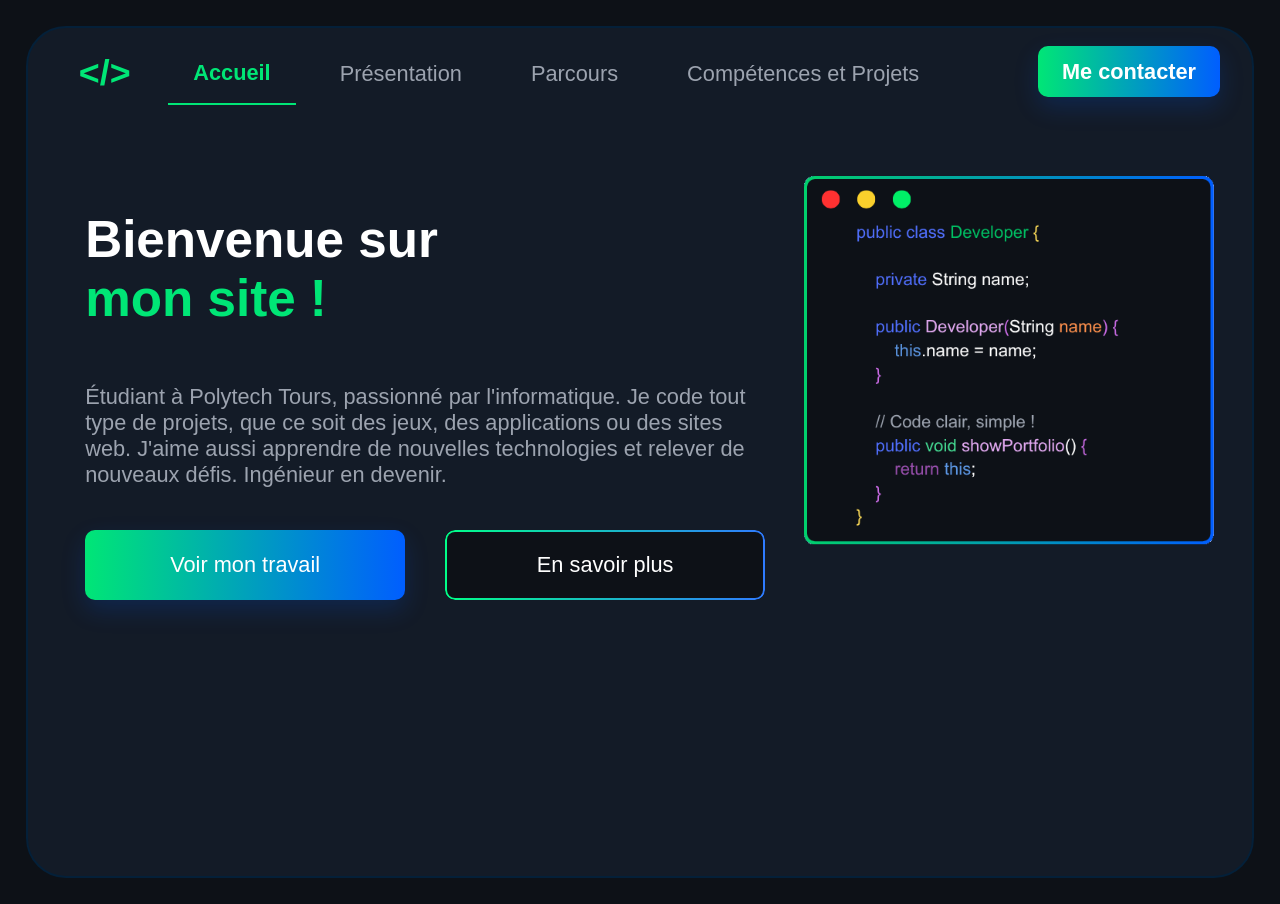
<file: index.html>
<!DOCTYPE html>
<html>
    <head>
        <link rel="stylesheet" href="styles/global.css">
        <link rel="stylesheet" href="styles/home.css">
        <script src="scripts/loadNavigationBar.js"></script>
        <meta name="viewport" content="width=device-width, initial-scale=1.0">

        <!-- Privacy-friendly analytics by Plausible -->
        <script async src="https://plausible.io/js/pa-7beZtHrITUDcvsdGwoTaf.js"></script>
        <script>
        window.plausible=window.plausible||function(){(plausible.q=plausible.q||[]).push(arguments)},plausible.init=plausible.init||function(i){plausible.o=i||{}};
        plausible.init()
        </script>

    </head>
    <body>
        <div id="home_content">
            <div id="left_content">
                <h1>
                    <span class="white">Bienvenue sur</span><br>
                    <span class="green">mon site !</span>
                </h1>  
                <p>
                    Étudiant à Polytech Tours, passionné par l'informatique. Je code tout type de projets, que ce soit des jeux, des applications ou des sites web. J'aime aussi apprendre de nouvelles technologies et relever de nouveaux défis. Ingénieur en devenir.
                </p>
            <div id="home_buttons">
                <button id="see_work" onclick="location.href='pages/skills-projects.html'">Voir mon travail</button>
                <button id="learn_more" onclick="location.href='pages/presentation.html'">En savoir plus</button>
            </div>
            </div>
            <div id="right_content">
                <img src="assets/code_pic.png" id="code_pic" alt="Code java">
            </div>
        </div>
    </body>
</html>
</file>
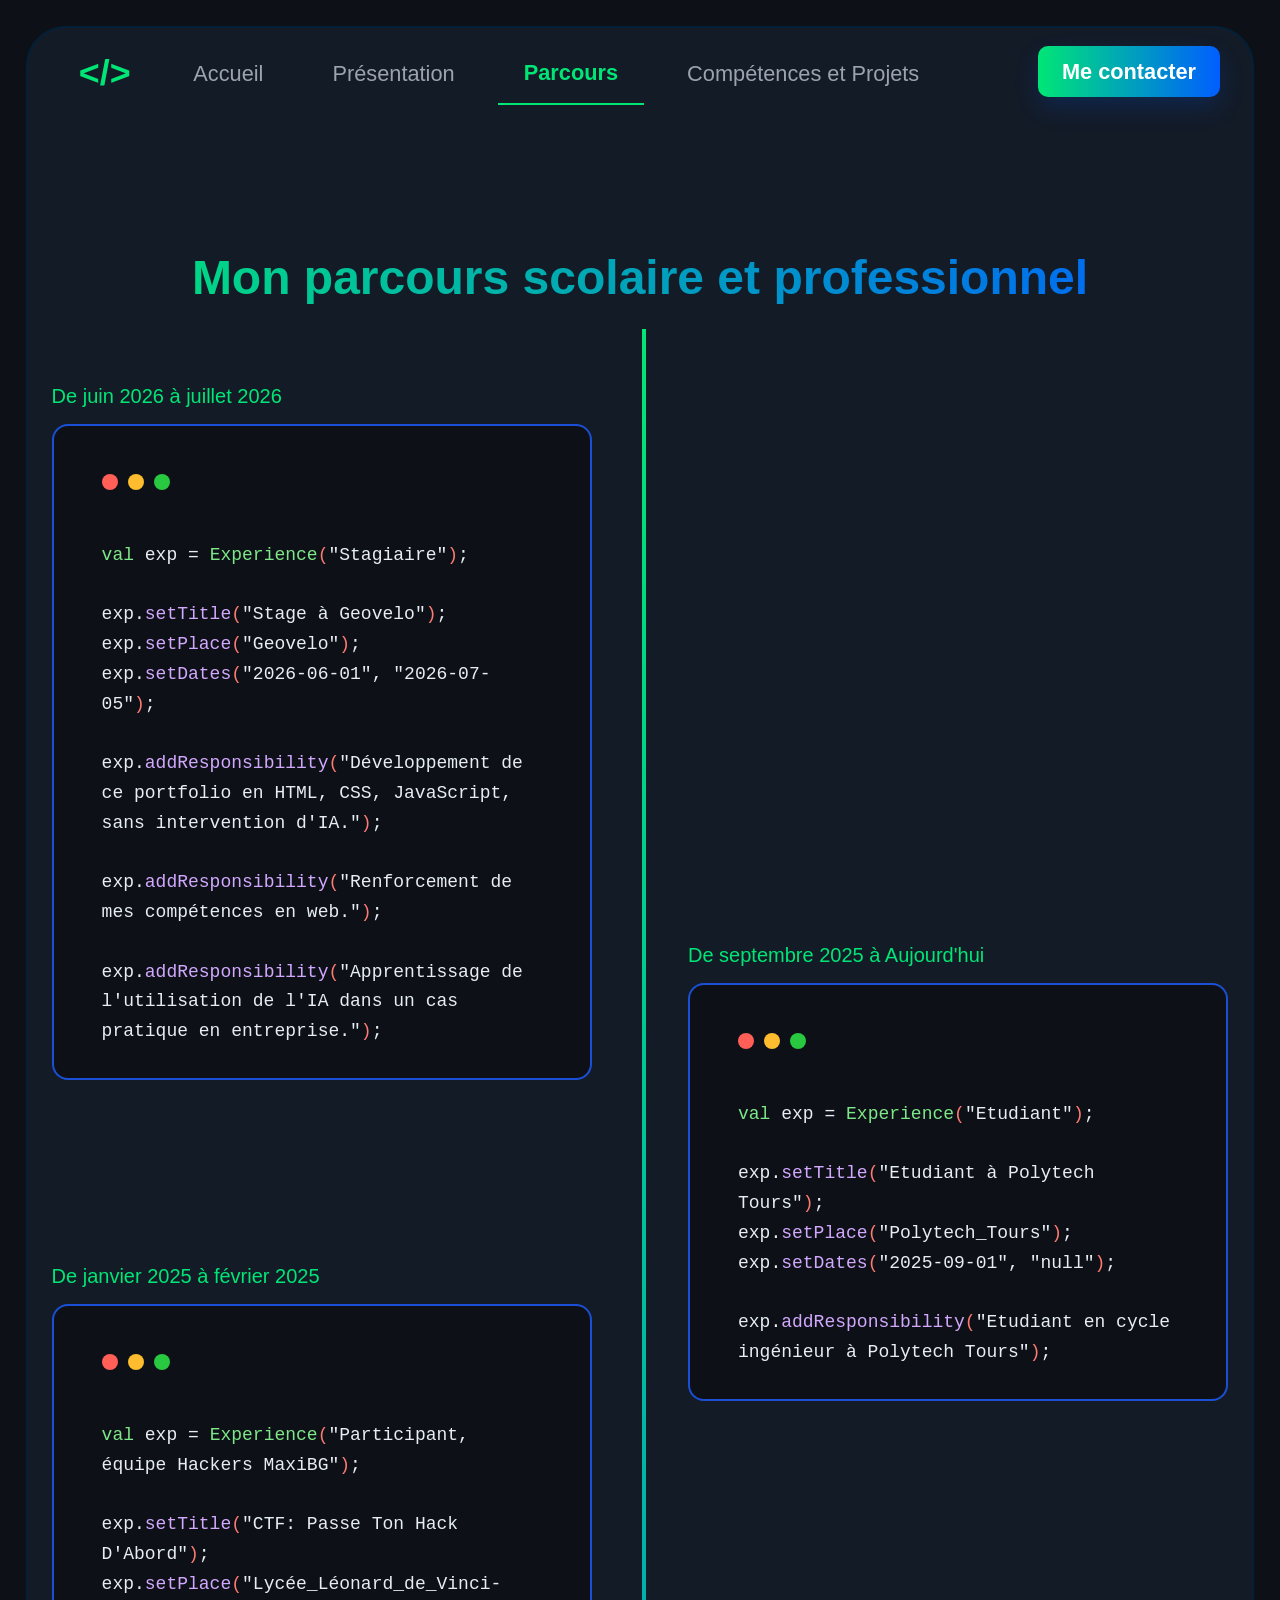
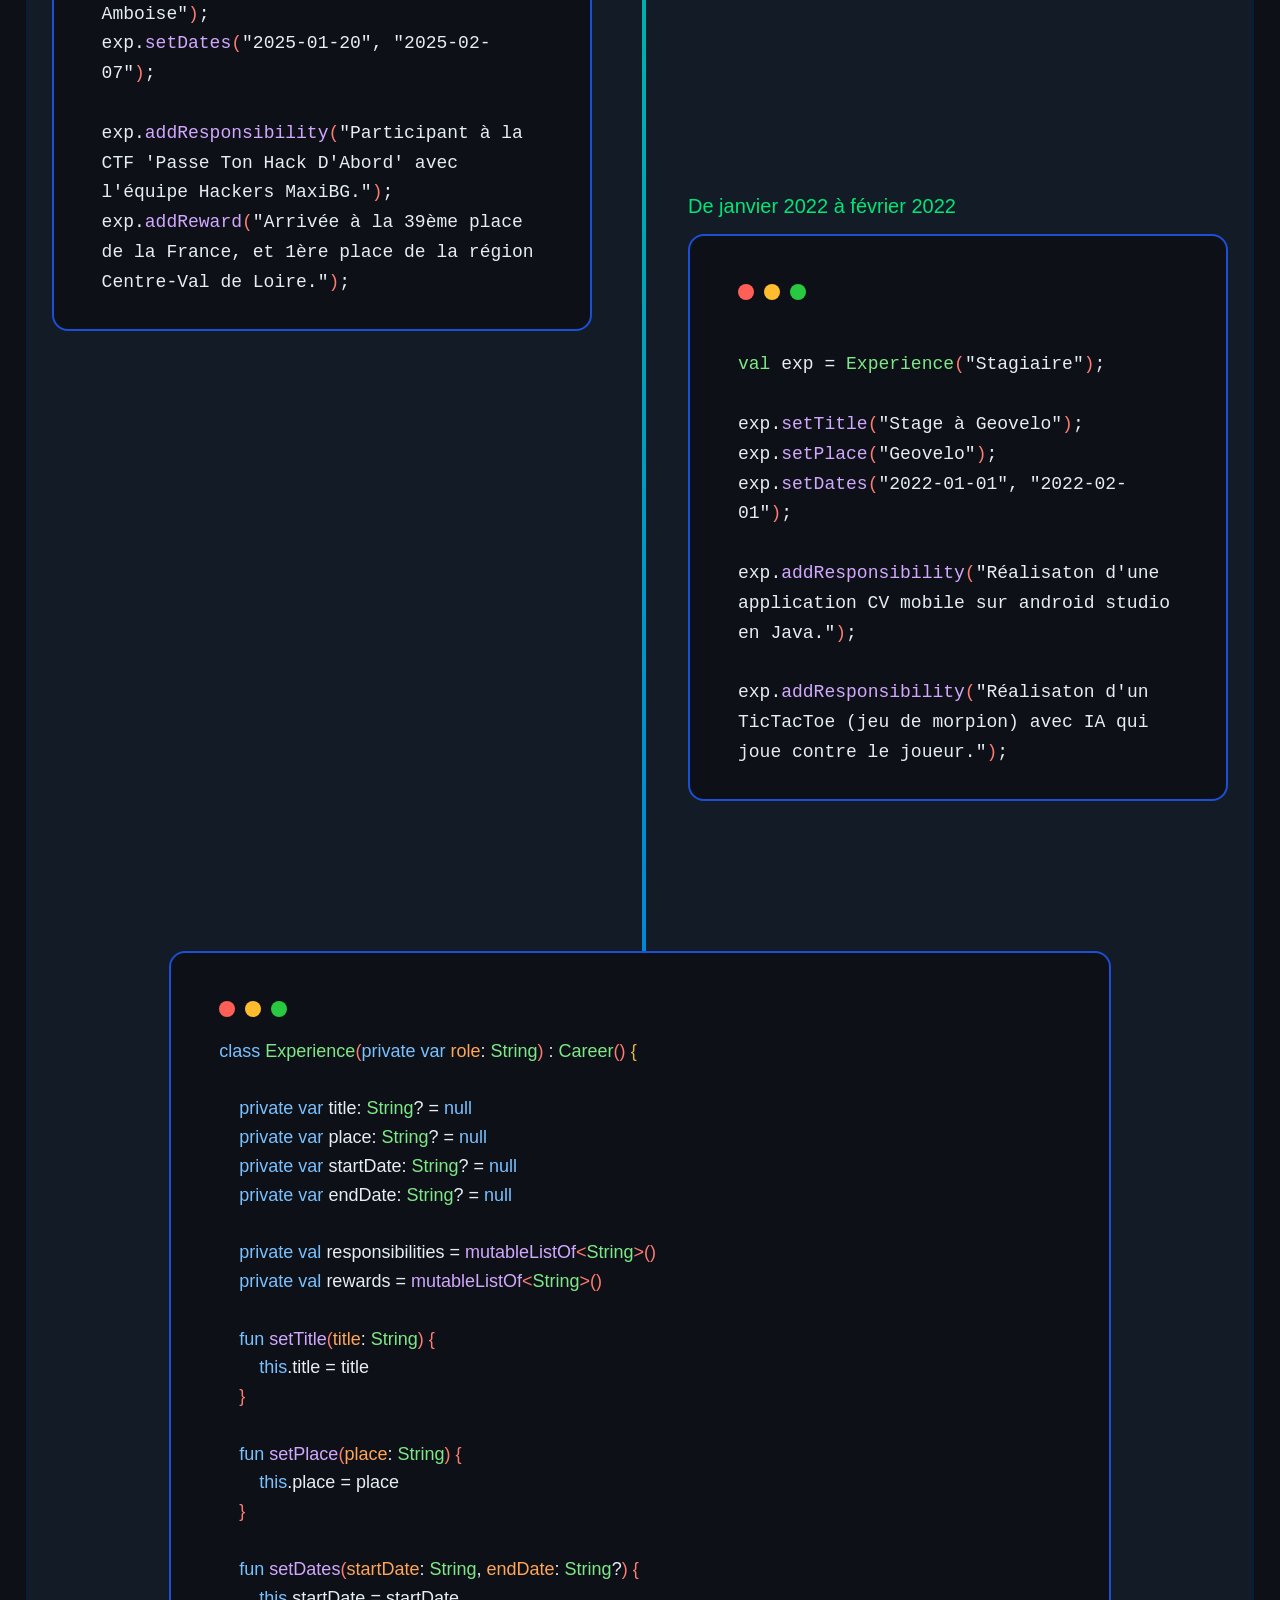
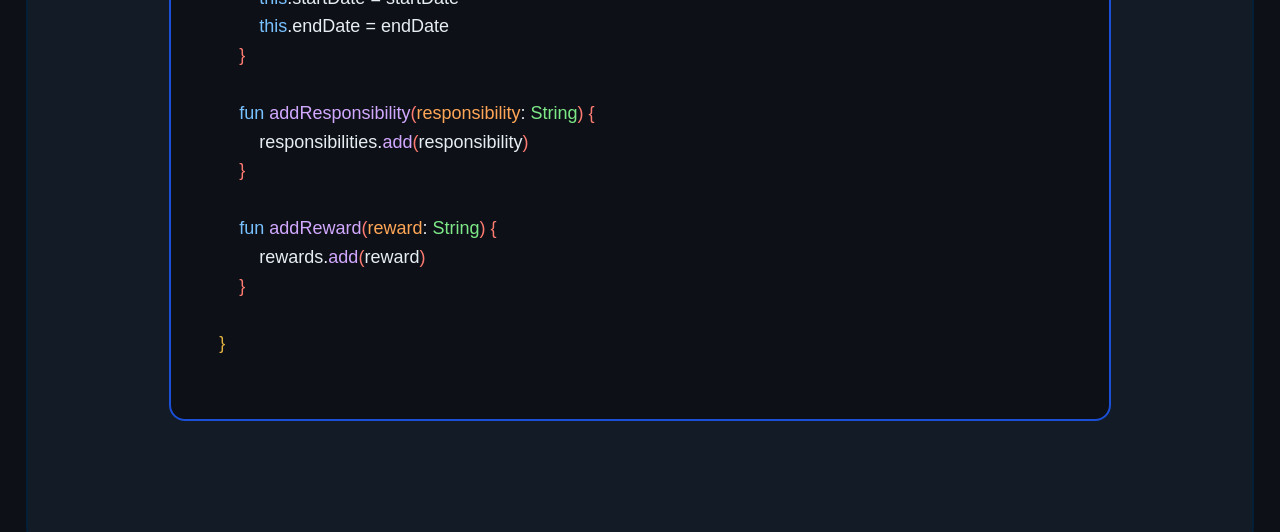
<file: pages/career.html>
<!DOCTYPE html>
<html>
    <head>
        <link rel="stylesheet" href="../styles/global.css">
        <link rel="stylesheet" href="../styles/career.css">
        <script src="../scripts/loadNavigationBar.js"></script>
        <meta name="viewport" content="width=device-width, initial-scale=1.0">

        <!-- Privacy-friendly analytics by Plausible -->
        <script async src="https://plausible.io/js/pa-7beZtHrITUDcvsdGwoTaf.js"></script>
        <script>
        window.plausible=window.plausible||function(){(plausible.q=plausible.q||[]).push(arguments)},plausible.init=plausible.init||function(i){plausible.o=i||{}};
        plausible.init()
        </script>
        
    </head>
    <body>


        <div id="middle">
        <h1 id="multicolor-text">Mon parcours scolaire et professionnel</h1>
        <div id="cards"></div>


        <script src="../scripts/loadCareer.js"></script>



        <div class="card center-card">
            <div class="code-window">
                <div class="code-window-bar">
                    <span class="dot dot-red"></span>
                    <span class="dot dot-yellow"></span>
                    <span class="dot dot-green"></span>
                </div>
                <pre class="code-block">
<span class="kw">class</span> <span class="type">Experience</span><span class="brace-inner">(</span><span class="kw">private</span> <span class="kw">var</span> <span class="param">role</span><span class="operator">:</span> <span class="type">String</span><span class="brace-inner">)</span> <span class="operator">:</span> <span class="type">Career</span><span class="brace-inner">()</span> <span class="brace-outer">{</span>

    <span class="kw">private</span> <span class="kw">var</span> <span class="var">title</span><span class="operator">:</span> <span class="type">String</span><span class="operator">?</span> <span class="operator">=</span> <span class="kw">null</span>
    <span class="kw">private</span> <span class="kw">var</span> <span class="var">place</span><span class="operator">:</span> <span class="type">String</span><span class="operator">?</span> <span class="operator">=</span> <span class="kw">null</span>
    <span class="kw">private</span> <span class="kw">var</span> <span class="var">startDate</span><span class="operator">:</span> <span class="type">String</span><span class="operator">?</span> <span class="operator">=</span> <span class="kw">null</span>
    <span class="kw">private</span> <span class="kw">var</span> <span class="var">endDate</span><span class="operator">:</span> <span class="type">String</span><span class="operator">?</span> <span class="operator">=</span> <span class="kw">null</span>

    <span class="kw">private</span> <span class="kw">val</span> <span class="var">responsibilities</span> <span class="operator">=</span> <span class="method">mutableListOf</span><span class="brace-inner">&lt;</span><span class="type">String</span><span class="brace-inner">&gt;()</span>
    <span class="kw">private</span> <span class="kw">val</span> <span class="var">rewards</span> <span class="operator">=</span> <span class="method">mutableListOf</span><span class="brace-inner">&lt;</span><span class="type">String</span><span class="brace-inner">&gt;()</span>

    <span class="kw">fun</span> <span class="method">setTitle</span><span class="brace-inner">(</span><span class="param">title</span><span class="operator">:</span> <span class="type">String</span><span class="brace-inner">)</span> <span class="brace-inner">{</span>
        <span class="kw">this</span>.<span class="var">title</span> <span class="operator">=</span> <span class="var">title</span>
    <span class="brace-inner">}</span>

    <span class="kw">fun</span> <span class="method">setPlace</span><span class="brace-inner">(</span><span class="param">place</span><span class="operator">:</span> <span class="type">String</span><span class="brace-inner">)</span> <span class="brace-inner">{</span>
        <span class="kw">this</span>.<span class="var">place</span> <span class="operator">=</span> <span class="var">place</span>
    <span class="brace-inner">}</span>

    <span class="kw">fun</span> <span class="method">setDates</span><span class="brace-inner">(</span><span class="param">startDate</span><span class="operator">:</span> <span class="type">String</span>, <span class="param">endDate</span><span class="operator">:</span> <span class="type">String</span><span class="operator">?</span><span class="brace-inner">)</span> <span class="brace-inner">{</span>
        <span class="kw">this</span>.<span class="var">startDate</span> <span class="operator">=</span> <span class="var">startDate</span>
        <span class="kw">this</span>.<span class="var">endDate</span> <span class="operator">=</span> <span class="var">endDate</span>
    <span class="brace-inner">}</span>

    <span class="kw">fun</span> <span class="method">addResponsibility</span><span class="brace-inner">(</span><span class="param">responsibility</span><span class="operator">:</span> <span class="type">String</span><span class="brace-inner">)</span> <span class="brace-inner">{</span>
        <span class="var">responsibilities</span>.<span class="method">add</span><span class="brace-inner">(</span><span class="var">responsibility</span><span class="brace-inner">)</span>
    <span class="brace-inner">}</span>

    <span class="kw">fun</span> <span class="method">addReward</span><span class="brace-inner">(</span><span class="param">reward</span><span class="operator">:</span> <span class="type">String</span><span class="brace-inner">)</span> <span class="brace-inner">{</span>
        <span class="var">rewards</span>.<span class="method">add</span><span class="brace-inner">(</span><span class="var">reward</span><span class="brace-inner">)</span>
    <span class="brace-inner">}</span>

<span class="brace-outer">}</span>
                </pre>
            </div>
        </div>
        </div>
    </body>
</html>
</file>
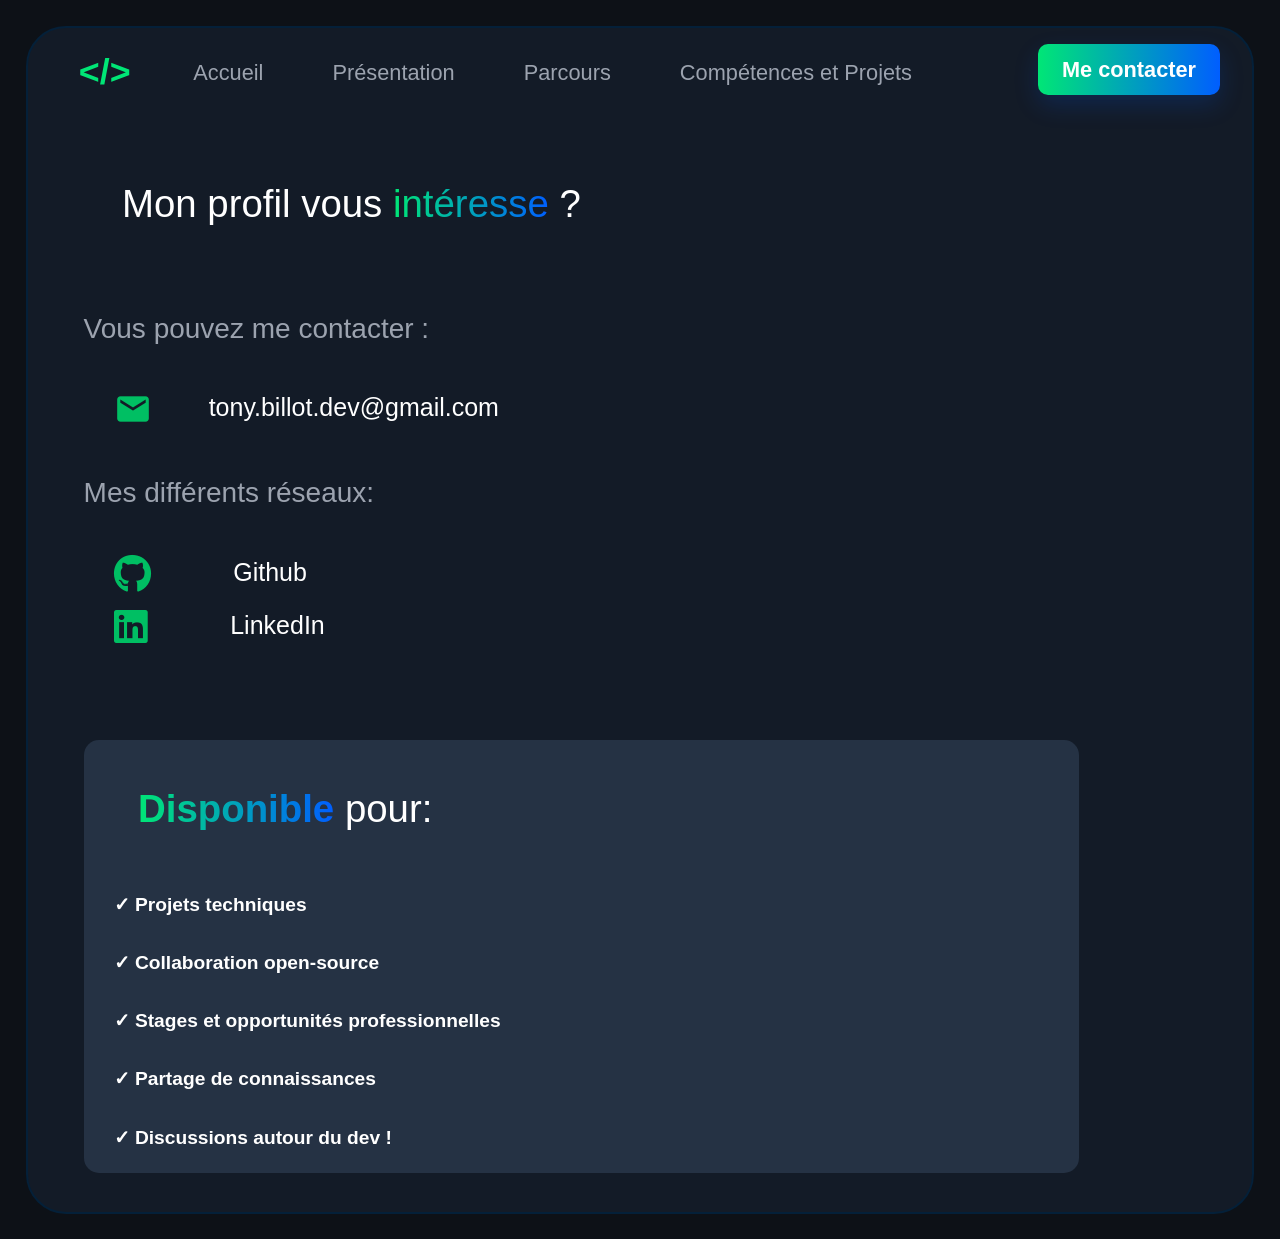
<file: pages/contact.html>
<!DOCTYPE html>
<html>
    <head>
        <link rel="stylesheet" href="../styles/global.css">
        <link rel="stylesheet" href="../styles/contact.css">
        <script src="../scripts/loadNavigationBar.js"></script>
        <link rel="stylesheet" href="https://fonts.googleapis.com/icon?family=Material+Icons">    
        <link rel="stylesheet" href="https://cdnjs.cloudflare.com/ajax/libs/font-awesome/6.7.2/css/all.min.css">
        <meta name="viewport" content="width=device-width, initial-scale=1.0">

        <!-- Privacy-friendly analytics by Plausible -->
        <script async src="https://plausible.io/js/pa-7beZtHrITUDcvsdGwoTaf.js"></script>
        <script>
        window.plausible=window.plausible||function(){(plausible.q=plausible.q||[]).push(arguments)},plausible.init=plausible.init||function(i){plausible.o=i||{}};
        plausible.init()
        </script>

    </head>
    <body>
        <div id="contact_page">
            <div id="contact_content">
                <h1>Mon profil vous <span id="multicolor-text">intéresse</span> ?</h1>
                <p>
                    Vous pouvez me contacter :
                </p>
                    <div class="contact">
                        <i class="material-icons">email</i>
                        <span>tony.billot.dev@gmail.com</span>
                    </div>
                    <p>
                    Mes différents réseaux:
                    </p>
                    <div class="contact">
                        <i class="fa-brands fa-github"></i>
                        <span><a href="https://github.com/Tony-Billot" target="_blank">Github</a></span>
                    </div>
                    <div class="contact">
                        <i class="fa-brands fa-linkedin"></i>
                        <span><a href="https://www.linkedin.com/in/tony-billot-369274414/" target="_blank">LinkedIn</a></span>
                    </div>
            </div>
            <div id="free_for">
                <h1><strong><span id="multicolor-text">Disponible</span></strong> pour:</h1>
                <h2>✓ Projets techniques</h2>
                <h2>✓ Collaboration open-source</h2>
                <h2>✓ Stages et opportunités professionnelles</h2>
                <h2>✓ Partage de connaissances</h2>
                <h2>✓ Discussions autour du dev !</h2>

            </div>
        </div>
    </body>
</html>
</file>
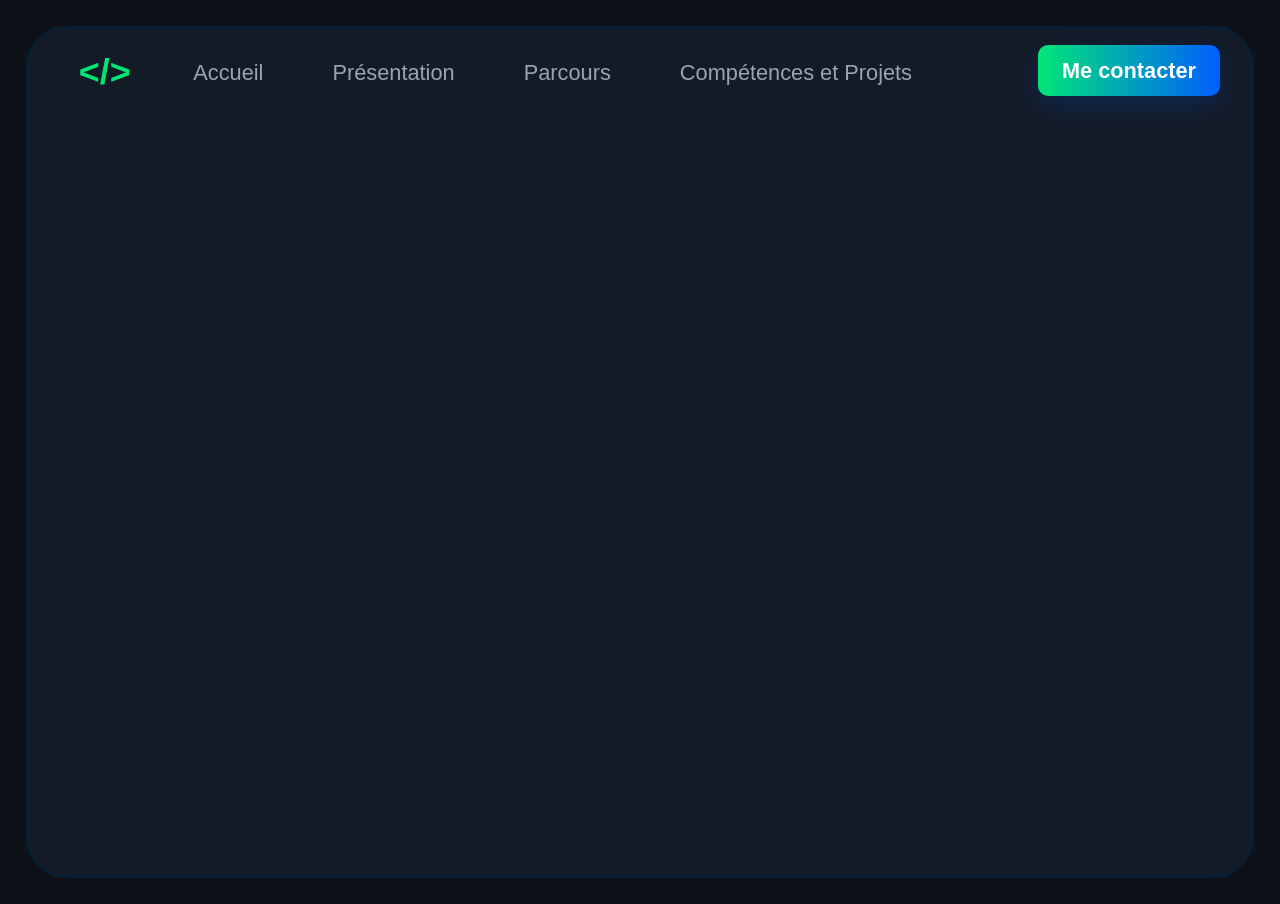
<file: pages/empty.html>
<!DOCTYPE html>
<html>
    <head>
        <link rel="stylesheet" href="../styles/global.css">
        <script src="../scripts/loadNavigationBar.js"></script>
        <meta name="viewport" content="width=device-width, initial-scale=1.0">
    </head>
    <body>

    </body>
</html>
</file>
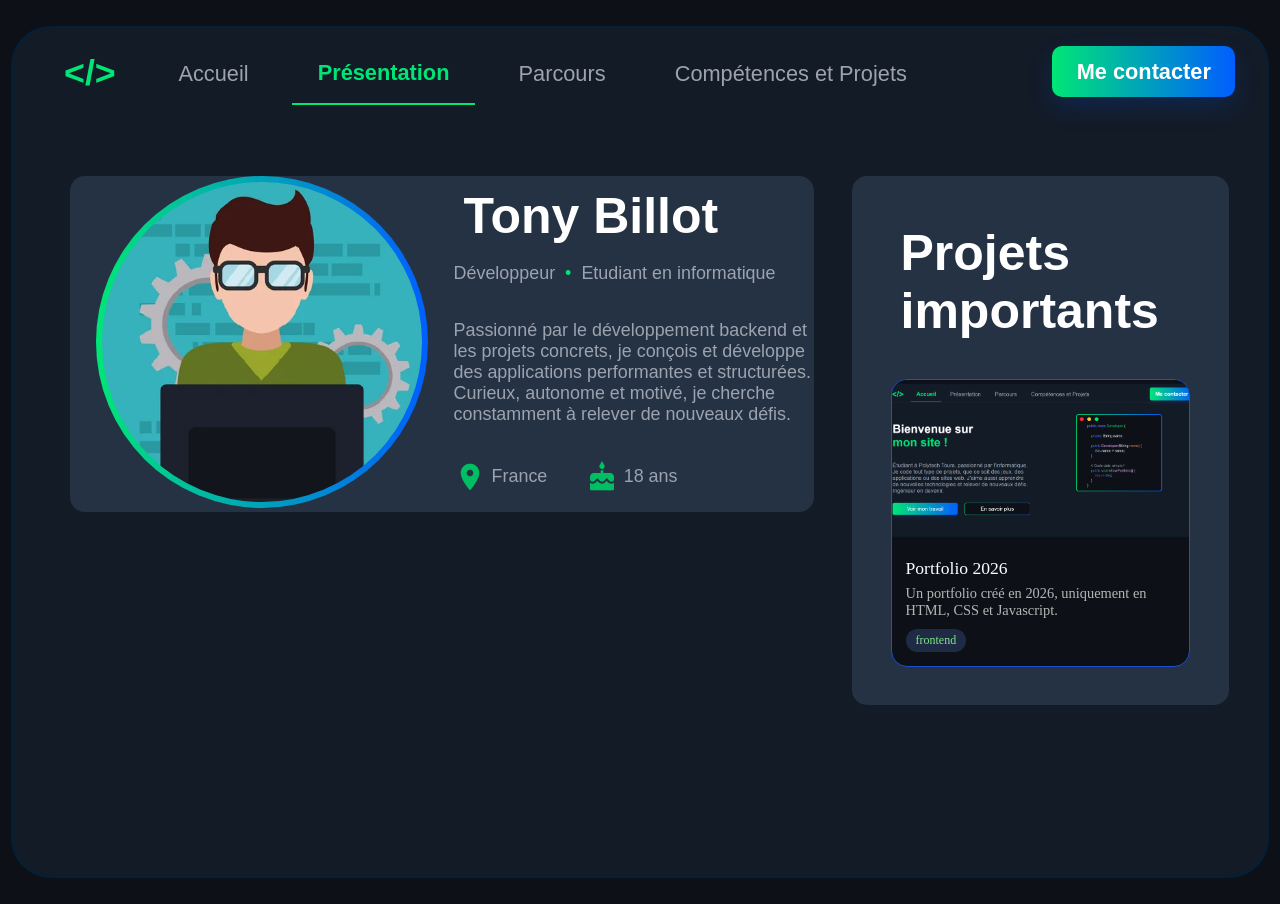
<file: pages/presentation.html>
<!DOCTYPE html>
<html>
    <head>
        <link rel="stylesheet" href="https://fonts.googleapis.com/icon?family=Material+Icons">
        <link rel="stylesheet" href="../styles/global.css">
        <link rel="stylesheet" href="../styles/presentation.css">
        <script src="../scripts/loadNavigationBar.js"></script>
        <meta name="viewport" content="width=device-width, initial-scale=1.0">

        <!-- Privacy-friendly analytics by Plausible -->
        <script async src="https://plausible.io/js/pa-7beZtHrITUDcvsdGwoTaf.js"></script>
        <script>
        window.plausible=window.plausible||function(){(plausible.q=plausible.q||[]).push(arguments)},plausible.init=plausible.init||function(i){plausible.o=i||{}};
        plausible.init()
        </script>

    </head>
    <body>
        <div id="presentation_container">
            <div id="left_content">
                <div id="presentation_card">
                    <div id="profile_picture">
                        <img src="../assets/profile.png" alt="Photo de profil. Me la vole pas !">
                    </div>
                    <div id="text">
                        <h2>Tony Billot</h2>
                        <div id="subtitle">
                            <p>Développeur </p>
                            <p id="green_dot">•</p>
                            <p> Etudiant en informatique</p>
                        </div>
                        <p>
                            Passionné par le développement backend et les projets concrets, je conçois et développe des applications performantes et structurées. Curieux, autonome et motivé, je cherche constamment à relever de nouveaux défis.
                        </p>

                        <div id="icon_infos">
                            <p id="country">
                                <i class="material-icons">location_on</i>
                                France
                            </p>
                            <p id="age">
                                <i class="material-icons">cake</i>
                                18 ans
                            </p>
                        </div>
                    </div>
                </div>
                <div id="some_numbers">
                    <script type="module" src="../scripts/loadSomeNumbers.js"></script>
                </div>
            </div>

            <div id="right_content">
                <div id="important_projects">
                    <h2>Projets importants</h2>
                    <div id="projects-container">
                        <script src="../scripts/loadImportantProjects.js"></script>
                    </div>
                </div>
            </div>
        </div>
    </body>
</html>
</file>
<file: styles/global.css>
body {
    width: auto;
    margin: clamp(12px, 2vw, 30px);
    min-height: calc(100svh - clamp(24px, 4vw, 60px));
    background-color: #131b27;
    border: 2px solid #042039;
    border-radius: 40px;
    overflow-x: hidden;
    overflow-y: hidden;
}

html {
    background-color: #0d1117;
}

nav {
    position: relative;
    width: 100%;
    min-height: 60px;
    margin-bottom: clamp(12px, 2vw, 20px);
    padding: clamp(12px, 2vw, 14px) clamp(16px, 2.5vw, 2rem) clamp(10px, 1.5vw, 12px);
    box-sizing: border-box;
    display: block;
}

nav::after {
    content: "";
    position: absolute;
    left: 0;
    height: 2px;
    width: 100%;
    background-color: #1f2937;
}

nav ul {
    display: flex;
    gap: clamp(10px, 1.4vw, 18px);
    align-items: center;
    width: 100%;
    padding: 0;
    margin: 0;
    flex-wrap: nowrap;
}

nav li {
    list-style: none;
}

nav a {
    color: #9ca3af;
    text-decoration: none;
    font-size: clamp(14px, 1.7vw, 32px);
    padding: clamp(10px, 1.4vw, 25px) clamp(14px, 2vw, 32px);
    font-family: "Arial", sans-serif;
    display: inline-flex;
    align-items: center;
    justify-content: center;
    white-space: nowrap;
    transition: color 0.3s ease, transform 0.3s ease;
}



#topleft_button a {
    color: #00e676;
    font-weight: bold;
    font-size: clamp(20px, 2.8vw, 48px);
    padding: clamp(6px, 0.8vw, 14px) clamp(12px, 1.5vw, 24px);
}

nav ul {
    display: flex;
    align-items: center;
    width: 100%;
}


#nav_toogle {
    background: #253244;
    color: #00e676;
    font-weight: bold;
    font-size: clamp(20px, 2.8vw, 48px);
    padding: clamp(6px, 0.8vw, 14px) clamp(12px, 1.5vw, 24px);

    border: none;
    outline: none;
    border-radius: 12px; 
    cursor: pointer;
}

@media (max-width: 768px) {

    nav {
    transform-origin: left;
    animation: slideBar 0.6s ease-out forwards;
}

    nav ul {
        flex-direction: column;
        align-items: flex-start;
        gap: clamp(8px, 1vw, 16px);
        display: none;
    }

    nav ul.active {
        display: flex;
    }
}

    nav::after {
        display: none;
        content: "";
        position: absolute;
        left: 0;
        height: 2px;
        width: 100%;
        background-color: #1f2937;
        border: none;
    }

    @media (min-width: 769px) {
        #nav_toogle {
            display: none;
        }

        #nav_contact a {
            background: linear-gradient(to right, #00e676, #005eff);
            color: #ffffff;
            font-weight: bold;
            font-size: clamp(12px, 1.7vw, 31px);
            border-bottom: none;
            padding: clamp(8px, 1vw, 20px) clamp(12px, 1.9vw, 32px);
            border-radius: 10px;
            box-shadow: 0 10px 24px rgba(0, 94, 255, 0.18);
            transform: translateY(-2px);
        }

        
        #nav_contact {
            margin-left: auto;
        }

        
        #nav_contact a.active, #nav_contact a:hover {
            color: #ffffff;
            border-bottom: none;
            transform: translateY(-3px);
        }

        nav a:hover {
        color: #00e676;
        }

        .active {
            color: #00e676;
            font-weight: bold;
            border-bottom: 2px solid #00e676;
        }

    }
</file>
<file: styles/home.css>
#home_buttons button {
    padding: 10px 15px;
    border: none;
    cursor: pointer;
}

.white {
    color: white;
}

.green {
    color: #00e676;
}

#code_pic {
    width: min(100%, 560px);
    height: auto;
    display: block;
    max-height: calc(100svh - 260px);
    object-fit: contain;
}

#home_buttons {
    margin-top: 20px;
    display: flex;
    gap: 80px;
}

#see_work {
    background: linear-gradient(to right, #00e676, #005eff);
    border: none;
    color: #ffffff;
    font-size: clamp(12px, 1.7vw, 31px);
    padding: clamp(14px, 1.6vw, 30px) clamp(20px, 3vw, 70px);
    border-radius: 10px;
    box-shadow: 0 10px 24px rgba(0, 94, 255, 0.18);
    min-width: clamp(180px, 25vw, 380px);
    min-height: clamp(50px, 6vw, 70px);
    cursor: pointer;
}

#learn_more::before {
    content: "";
    position: absolute;
    inset: 0;
    padding: 2px;
    border-radius: 10px;
    background: linear-gradient(to right, #00ff88, #2f7bff);
    -webkit-mask: 
        linear-gradient(#fff 0 0) content-box,
        linear-gradient(#fff 0 0);
    mask: 
        linear-gradient(#fff 0 0) content-box,
        linear-gradient(#fff 0 0);
    -webkit-mask-composite: xor;
    mask-composite: exclude;
    pointer-events: none;
    z-index: -1;
}

#learn_more {
    position: relative;
    background: #0d1117;
    color: #ffffff;
    font-size: clamp(12px, 1.7vw, 31px);
    padding: clamp(14px, 1.6vw, 30px) clamp(20px, 3vw, 70px);
    border-radius: 10px;
    border: none;
    min-width: clamp(180px, 25vw, 380px);
    min-height: clamp(50px, 6vw, 70px);
    cursor: pointer;
    z-index: 0;
}

#home_content {
    display: flex;
    flex-direction: row; 
    justify-content: space-between;
    align-items: flex-start;
    gap: clamp(20px, 3vw, 40px);
    padding: clamp(20px, 3vw, 40px);
    box-sizing: border-box;
}

#left_content {
    margin-left: clamp(10px, 1.5vw, 20px);
    flex: 1 1 400px;
    display: flex;
    flex-direction: column;
}

#right_content {
    flex: 1 1 400px;
    display: flex;
    justify-content: center;
    align-items: flex-start;
}

#right_content img {
    width: 100%;
    height: auto;
    max-width: 700px;
}



#left_content h1 {
    font-family: "Arial", sans-serif;
    font-size: clamp(32px, 4.0vw, 58px);
}

#left_content p {
    max-width: 800px;
}


#home_buttons {
    margin-top: 20px;
    display: flex;
    gap: 40px;
}

p {
    color: #9ca3af;
    font-family: "Arial", sans-serif;
    font-size: clamp(14px, 1.7vw, 24px);
}


@media (max-width: 1000px) {
    body {
        position: relative;
        overflow-x: hidden;
        overflow-y: scroll;
    }

    #home_content {
        flex-direction: column;
        align-items: center;
    }

    #left_content {
        margin-left: 0;
        align-items: center;
        text-align: center;
    }

    #right_content {
        justify-content: center;
    }

 
}

@media (max-width: 480px) {
    #home_buttons {
        flex-direction: column;
        gap: 20px;
    }

    #see_work, #learn_more {
        width: 100%;
        max-width: none;
    }
}
</file>
<file: styles/career.css>
#multicolor-text {
    font-family: "Arial", sans-serif;
    font-size: clamp(1.25rem, 4vw, 3rem);
    background: linear-gradient(to right, #00e676, #005eff);
    background-clip: text;
    -webkit-background-clip: text;
    -webkit-text-fill-color: transparent;
    padding: clamp(24px, 4vw, 48px);
    text-align: center;
}

body {
    position: relative;
    overflow-x: hidden;
    overflow-y: scroll;
}

#middle {
    margin-top: 32px;
    position: relative;
    max-width: 100%;
    margin: 0 auto;
    padding: 32px 24px 80px;
}

#middle::before {
    margin-top: clamp(64px, 10vw, 128px);
    content: "";
    position: absolute;
    left: 50%;
    top: 0;
    bottom: 0;
    width: 4px;
    background: linear-gradient(to bottom, #00e676, #005eff);
    transform: translateX(clamp(50%, 2px, -4px)) translateY(2%);
}

.card {
    position: relative;
    width: calc(50% - 48px);
}

.card.left {
    margin-right: auto;
    margin-bottom: clamp(32px, 5vw, 64px);
}

.card.right {
    margin-left: auto;
    margin-bottom: clamp(32px, 5vw, 64px);
}


.card.center-card {
    margin-right: auto;
    margin-left: auto;
    margin-bottom: clamp(32px, 5vw, 64px);    
    width: 80%
}

.card-date {
    margin: 0 0 clamp(8px, 1.5vw, 16px) 0;
    font-size: clamp(14px, 1.6vw, 20px);
    color: #00e676;
    font-family: "Arial", sans-serif;
}

.code-window {
    background-color: #0d1117;
    border: 2px solid #1a4fd6;
    border-radius: 16px;
    padding: clamp(24px, 4vw, 48px) clamp(24px, 4vw, 48px) clamp(16px, 3vw, 32px);
}

.code-window-bar {
    display: flex;
    gap: 10px;
    margin-bottom: 20px;
}

.dot {
    width: 16px;
    height: 16px;
    border-radius: 50%;
}

.dot-red {
    background-color: #ff5f57;
}

.dot-yellow {
    background-color: #febc2e;
}

.dot-green {
    background-color: #28c840;
}

.code-block {
    margin: 0;
    font-family: Consolas, "Arial", sans-serif;
    font-size: clamp(14px, 1.5vw, 18px);
    line-height: 1.6;
    color: #e6edf3;
    white-space: pre-wrap;
    word-break: break-word;
}

.kw {
    color: #79c0ff;
}

.type {
    color: #7ee787;
}

.method {
    color: #d2a8ff;
}

.param {
    color: #ffa657;
}

.var {
    color: #e6edf3;
}

.brace-outer {
    color: #e3b341;
}

.brace-inner {
    color: #ff7b72;
}

.comment {
    color: #8b949e;
}


@media (max-width: 640px) {
    #middle::before {
        transform: none;
        display: none;
    }

    #middle {
        gap: 0;
        padding: 16px 8px 80px;
    }

    .card {
        width: 100%;
        margin-left: 0 !important;
        margin-right: 0 !important;
        margin-top: 32px;
        gap: 1px;
    }

    .card.center-card {
        display: none;
    }

    span {
        font-size: clamp(8px, 1.5vw, 18px);
    }

}


@media (min-width: 641px) {
    #middle .card:not(:first-child):not(.center-card) {
        margin-top: -200px;
    }

    .card.center-card {
        margin-top: 150px;
        width: 80%;
    }

    #middle::before {
        margin-bottom: 300px;
    }
}
</file>
<file: styles/contact.css>
body {
    overflow-x: hidden;
    overflow-y: auto;
}

h1 {
    padding: clamp(10px, 2vw, 20px) clamp(20px, 3vw, 40px) clamp(6px, 1vw, 12px);
    color: white;
    font-family: "Arial", sans-serif;
    font-weight: normal;
    font-size: clamp(1.2rem, 4vw, 2.4rem);
    margin-bottom: clamp(16px, 3vw, 30px);
}

p {
    color: #9ca3af;
    font-family: "Arial", sans-serif;
    font-size: clamp(15px, 2.4vw, 28px);
    margin-right: clamp(20px, 3vw, 40px);
    padding: clamp(8px, 1.2vw, 16px) clamp(12px, 1.8vw, 26px) clamp(3px, 0.6vw, 8px);
}

.contact {
    display: flex;
    align-items: center; 
}

i {
    padding: clamp(4px, 0.8vw, 10px) clamp(14px, 2.4vw, 36px) clamp(2px, 0.4vw, 6px) clamp(14px, 2.4vw, 36px);
    color: #00bf63;
    font-size: clamp(8px, 2vw, 25px);
}

span {
    color: white;
    font-family: "Arial", sans-serif;
    font-size: clamp(8px, 2vw, 25px);
    line-height: 1.2;
    overflow-wrap: anywhere;
}

#multicolor-text {
    font-size: clamp(1.2rem, 4vw, 2.4rem);
    background: linear-gradient(to right, #00e676, #005eff);
    background-clip: text;
    -webkit-background-clip: text;
    -webkit-text-fill-color: transparent;
}

#contact_page {
    display: flex;
    flex-direction: row;
    justify-content: flex-start;
    align-items: flex-start;
    gap: clamp(20px, 3.2vw, 48px);
}

#contact_content {
    width: 100%;
    display: flex;
    flex-direction: column;
    margin-left: clamp(28px, 4.5vw, 56px);
    padding-bottom: clamp(4px, 0.7vw, 10px);
}

#right_content {
    display: flex;
    flex-direction: column;
    gap: clamp(20px, 3vw, 40px);
}

#contact_content p,
#contact_content .contact {
    padding-left: clamp(32px, 4vw, 60px);
}

#contact_content .contact span,
#contact_content .contact a {
    display: inline-block;
    padding-left: clamp(12px, 2vw, 28px);
}

#free_for {
    display: flex;
    flex-direction: column;
    align-items: flex-start;
    padding-left: clamp(4px, 1.5vw, 16px);
    margin-left: clamp(28px, 4.5vw, 56px);
    padding-bottom: clamp(4px, 0.7vw, 10px);
}

.contact i {
    color: #00bf63;
    font-size: clamp(30px, 3vw, 64px);
}

a {
    color: white;
    text-decoration: none;
}


h2 {
    color: #ffffff;
    font-family: "Arial", sans-serif;
    font-size: clamp(0.875rem, 1.5vw, 1.25rem);
    margin-top: 0;
    margin-left: clamp(6px, 2vw, 14px);
}

#free_for {
    margin-top: clamp(20px, 3vw, 40px);
    background-color: #253244;
    border-radius: 15px;
    display: flex;
    flex-direction: column;
    margin-left: clamp(28px, 4.5vw, 56px);
    margin-right: clamp(28px, 4.5vw, 56px);
    gap: clamp(12px, 1.5vw, 30px);
    width: 80%;
    margin-bottom: clamp(20px, 3vw, 40px);
}

@media (max-width: 1372px) {
    #contact_page {
        flex-direction: column; 
    }

    #contact_content p,
    #contact_content .contact {
        padding-left: 0;
    }   

    #free_for {
        margin-left: clamp(28px, 4.5vw, 56px);
        margin-right: clamp(28px, 4.5vw, 56px);
        left: auto;
        right: auto;
    }
}
</file>
<file: styles/presentation.css>
body {
    display: flex;
    flex-direction: column;
    margin: clamp(12px, 2vw, 30px) auto;
    min-height: calc(100svh - clamp(24px, 4vw, 60px));
    background-color: #131b27;
    border: 2px solid #042039;
    border-radius: 40px;
    overflow-x: hidden;
    overflow-y: scroll;
    max-width: 98%;
}

#subtitle {
    display: flex;
    align-items: center;
    gap: 10px;
}

h2 {
    color: #ffffff;
    font-family: "Arial", sans-serif;
    font-size: clamp(36px, 4vw, 50px);
    margin: 10px 0 0 10px;
    text-align: left;
    display: block;
}

#country {
    display: flex;
    align-items: center; 
}


#age {
    display: flex;
    align-items: center; 
}

i {
    margin-right: 6px;
}


p {
    color: #9ca3af;
    font-family: "Arial", sans-serif;
    font-size: clamp(12px, 1.4vw, 20px);
}

#green_dot {
    color: #00e676;
}

#presentation_container {
    gap: clamp(20px, 3vw, 40px);
    padding: clamp(20px, 3vw, 40px);
    display: flex;
    flex-direction: row;
    width: 100%;
    box-sizing: border-box;
}

#left_content {
    width: 100%;
    margin-left: clamp(10px, 1.5vw, 20px);
    flex: 2 1 10px;
    display: flex;
    flex-direction: column;
}

#right_content {
    flex: 1 1 10px;
    display: flex;
    justify-content: center;
    align-items: flex-start;
}

#presentation_card {
    background-color: #253244;
    border-radius: 15px;
    display: flex;
    justify-content: flex-start;
    align-items: center;
}

#presentation_card img {
    width: clamp(50px, 25vw, 350px);
    height: auto;
    object-fit: cover;
    border-radius: 50%;
    padding: 6px;
    background: linear-gradient(to right, #00e676, #005eff);
    margin-left: clamp(15px, 2vw, 30px);
    margin-right: clamp(15px, 2vw, 30px);
}

#icon_infos {
    color: #9ca3af;
    font-size: clamp(12px, 1vw, 24px);
    font-family: "Arial", sans-serif;
    display: flex;
    justify-content: flex-start;
    gap: clamp(20px, 3vw, 40px);
}

#icon_infos .material-icons {
    font-size: clamp(20px, 2.5vw, 36px);
    color: #00bf63;
}

#some_numbers {
    margin-top: clamp(20px, 3vw, 40px);
    background-color: #253244;
    border-radius: 15px;
    display: flex;
    flex-direction: column;
    align-items: flex-start;
}

#some_numbers .h2 {
    margin-bottom: clamp(10px, 1.5vw, 20px);
    text-align: left;
}

#important_projects {
    background-color: #253244;
    border-radius: 15px;
    display: flex;
    flex-direction: column;
    align-items: center;
    width: 100%;
    height: auto;
    gap: clamp(20px, 3vw, 40px);
    padding: clamp(20px, 3vw, 40px);
    box-sizing: border-box;
}

ul {
    display: flex;
    width: 100%;
    justify-content: space-between;
    align-items: center;
    gap: clamp(20px, 3vw, 40px);
    padding: clamp(12px, 2vw, 40px);
    margin: 0;
    box-sizing: border-box;
}

ul li {
    display: flex;
    flex-direction: row;
    align-items: center;
    gap: 10px;
    list-style: none;
    margin: 0;
    color: #9ca3af;
    font-family: "Arial", sans-serif;
    font-size: clamp(12px, 1.4vw, 20px);
}

ul li .material-icons {
    font-size: clamp(40px, 5vw, 72px);
}

ul li .material-icons.yellow {
    color: #dfd001;
}

ul li .material-icons.green {
    color: #026e22;
}

ul li .material-icons.blue {
    color: #4447e6;
}

#projects {
    padding: 40px 20px 80px;
    width: 100%;
    max-width: 1200px;
    margin: 0 auto;
    box-sizing: border-box;
}

#projects-container {
    display: grid;
    grid-template-columns: repeat(auto-fit, minmax(280px, 1fr));
    gap: 24px;
}

.project-card {
    background: #0d1117;
    border: 1px solid #1a4fd6;
    border-radius: 16px;
    overflow: hidden;
    transition: 0.25s ease;
    cursor: pointer;
}

.project-card:hover {
    transform: translateY(-6px) scale(1.01);
    border-color: #00e676;
}

.project-image {
    width: 100%;
    height: 160px;
    object-fit: cover;
    background: #111;
}

.project-content {
    padding: 14px;
}

.project-title {
    font-size: 1.1rem;
    color: white;
    margin-bottom: 6px;
}

.project-description {
    font-size: 0.9rem;
    color: #b5b5b5;
    margin-bottom: 10px;
}

.tags {
    display: flex;
    flex-wrap: wrap;
    gap: 6px;
}

.tag {
    font-size: 0.75rem;
    padding: 4px 10px;
    border-radius: 999px;
    background: #1f2a44;
    color: #7ee787;
}

.skill {
    cursor: pointer;
    user-select: none;
    transition: 0.2s;
}

.skill.active {
    background: #00e676;
    color: #0d1117;
    border-color: #00e676;
}

@media (max-width: 1000px) {

    body {
        width: calc(100% - 32px);
        margin: 16px auto;
        border-radius: 25px;
    }

    #presentation_container {
        flex-direction: column;
        padding: 20px;
    }

    #left_content {
        margin-left: 0;
    }

    #right_content {
        width: 100%;
    }

    #presentation_card {
        flex-direction: column;
        text-align: center;
        padding: 25px;
        gap: 20px;
    }

    #presentation_card img {
        width: 160px;
        margin: 0;
    }

    #subtitle {
        justify-content: center;
    }

    h2 {
        margin: 0;
        text-align: center;
        font-size: 2.2rem;
    }

    p {
        text-align: center;
    }

    #icon_infos {
        justify-content: center;
        flex-wrap: wrap;
        gap: 20px;
    }

    #some_numbers {
        align-items: center;
    }

    ul {
        flex-direction: column;
        align-items: flex-start;
        gap: 25px;
        padding: 20px;
    }

    ul li {
        width: 100%;
    }

    ul li .material-icons {
        font-size: 48px;
    }

    #important_projects {
        padding: 20px;
    }

    #important_projects h2 {
        text-align: left;
        width: 100%;
    }

    #projects {
        padding: 20px;
    }

    #projects-container {
        grid-template-columns: 1fr;
    }

    .project-image {
        height: 140px;
    }
}
</file>
